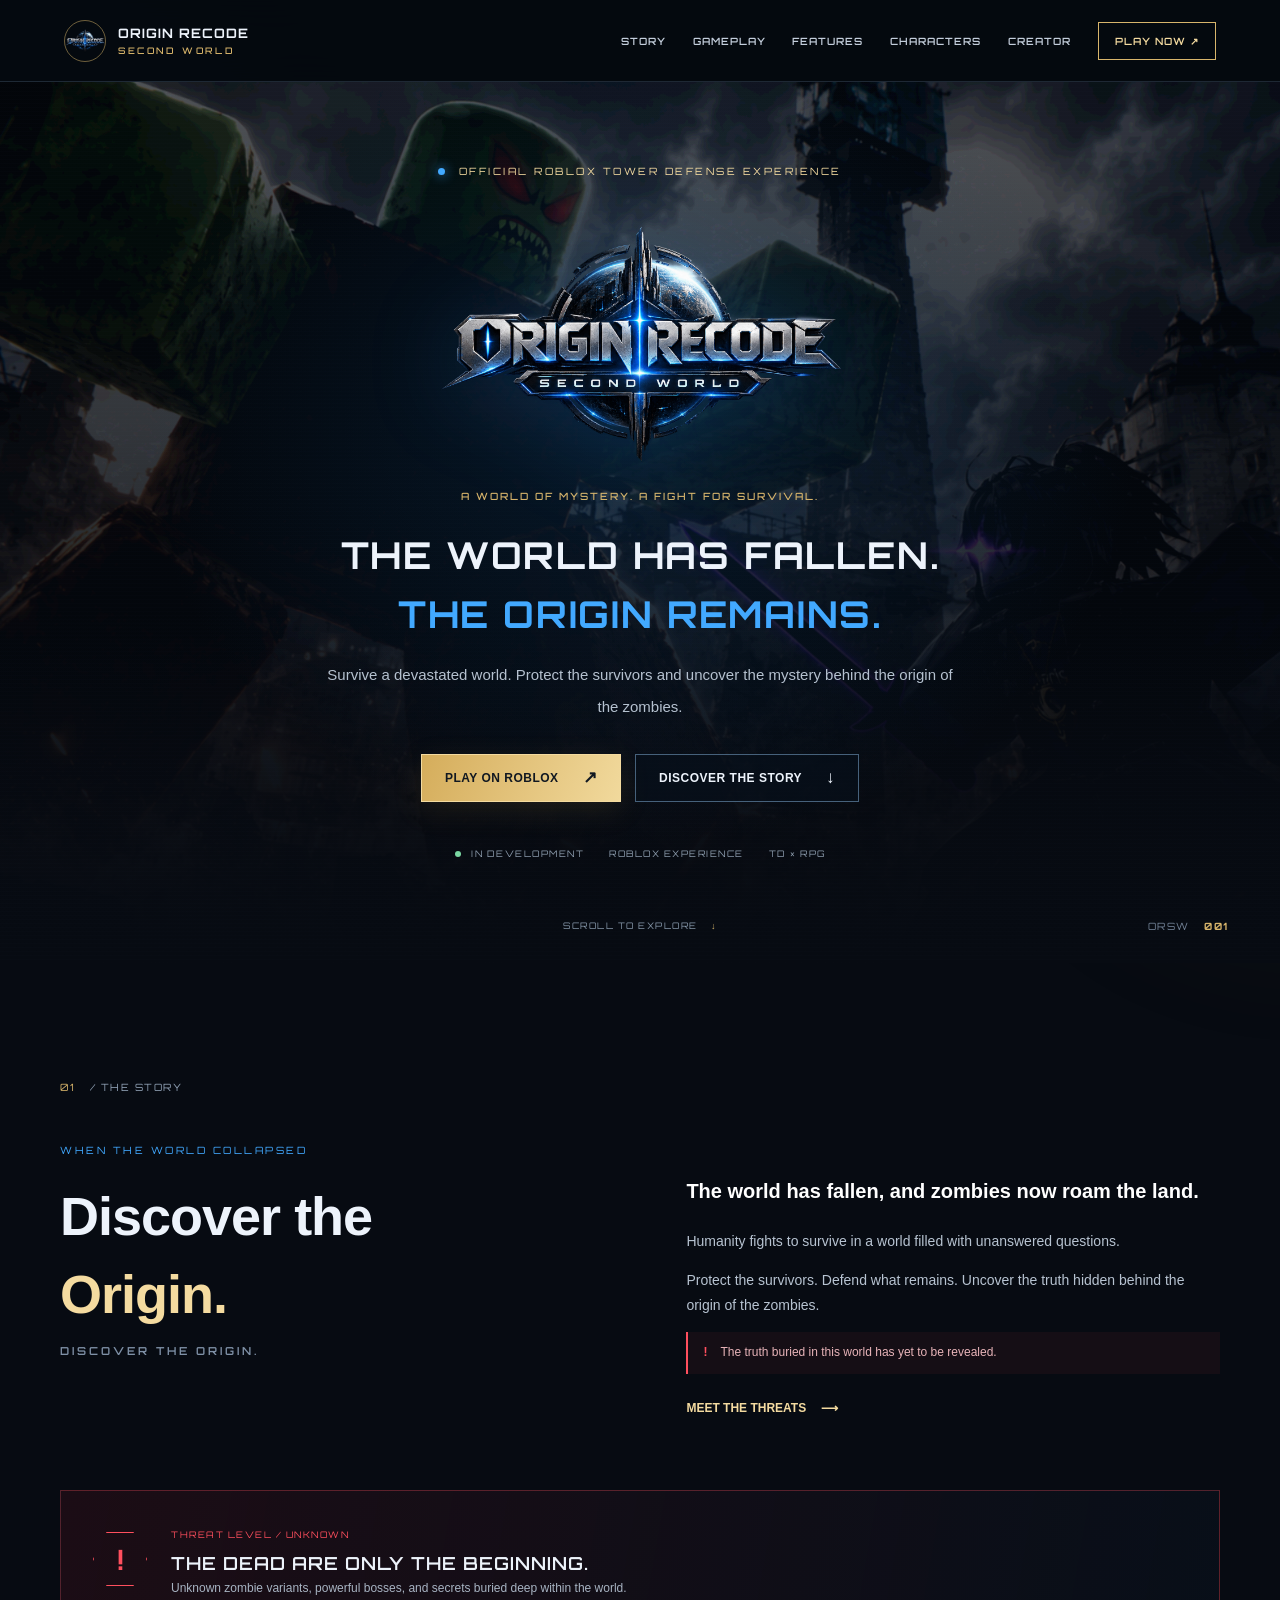
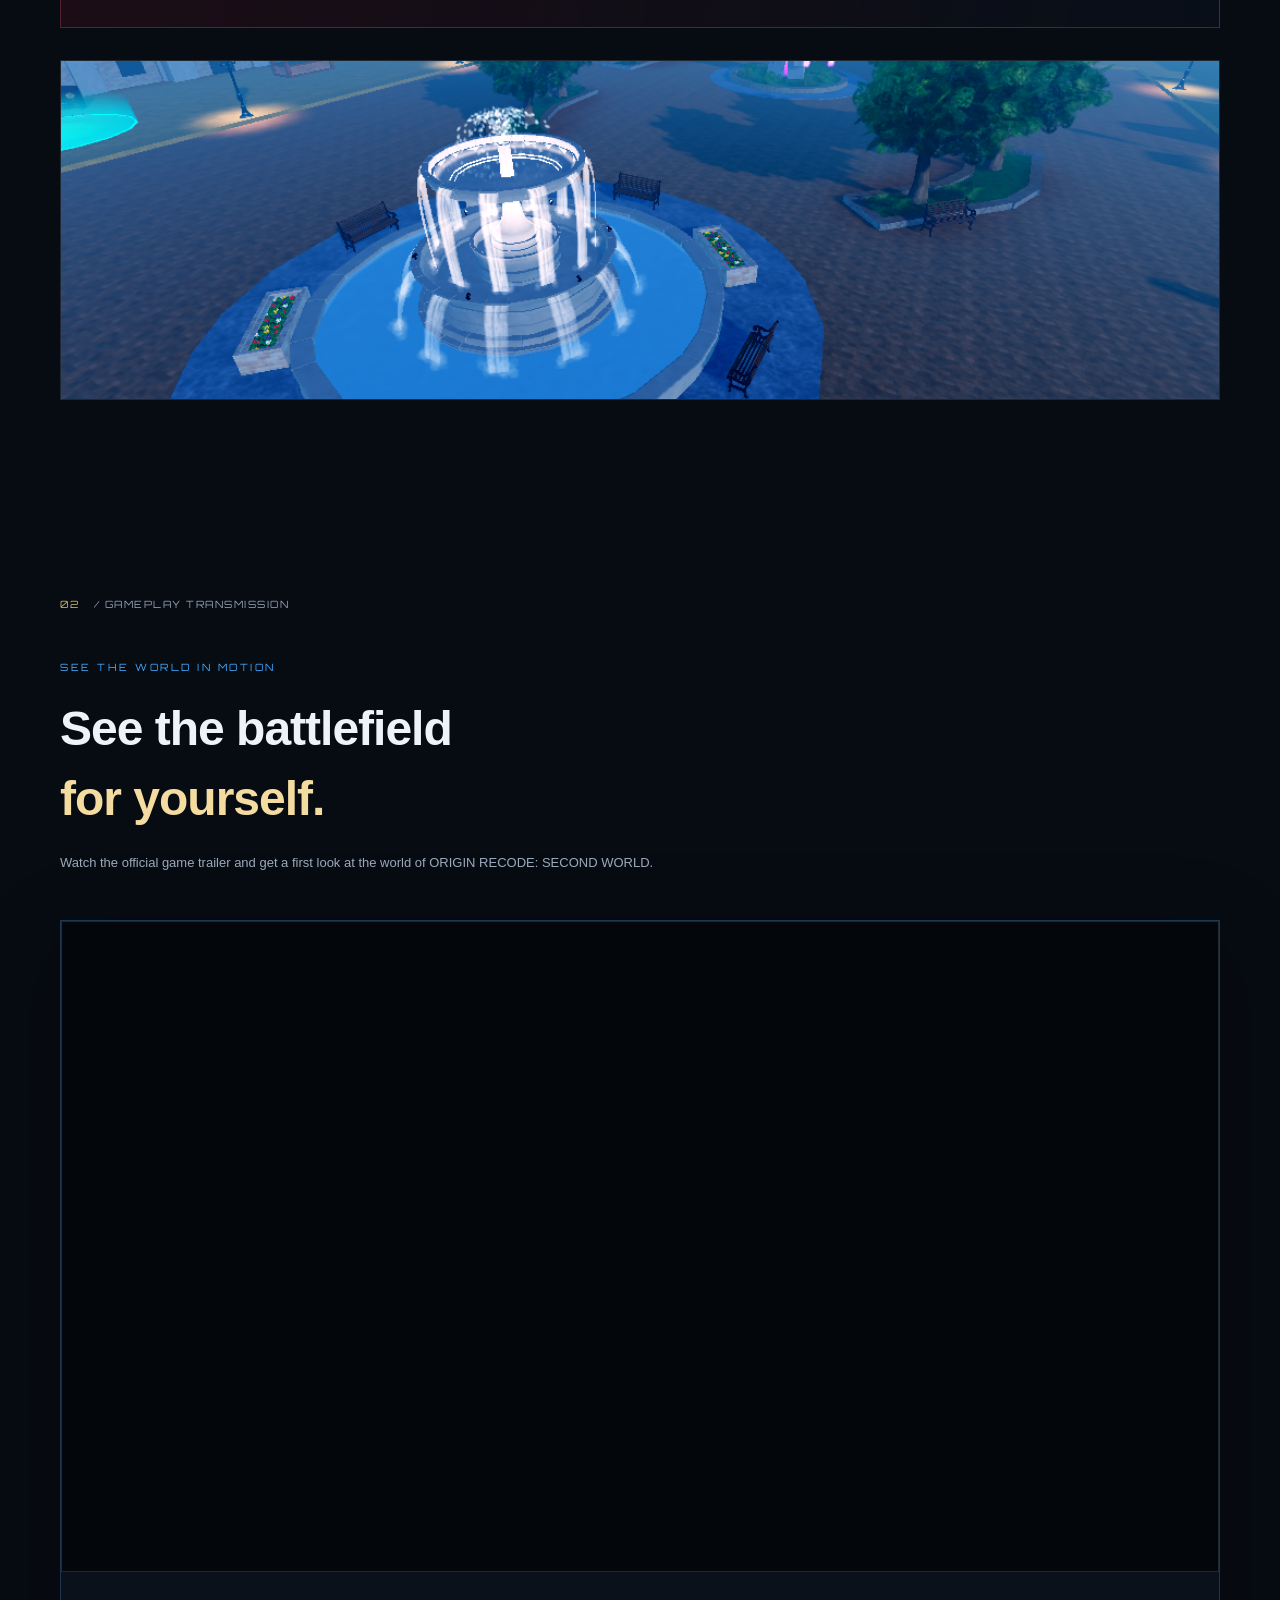
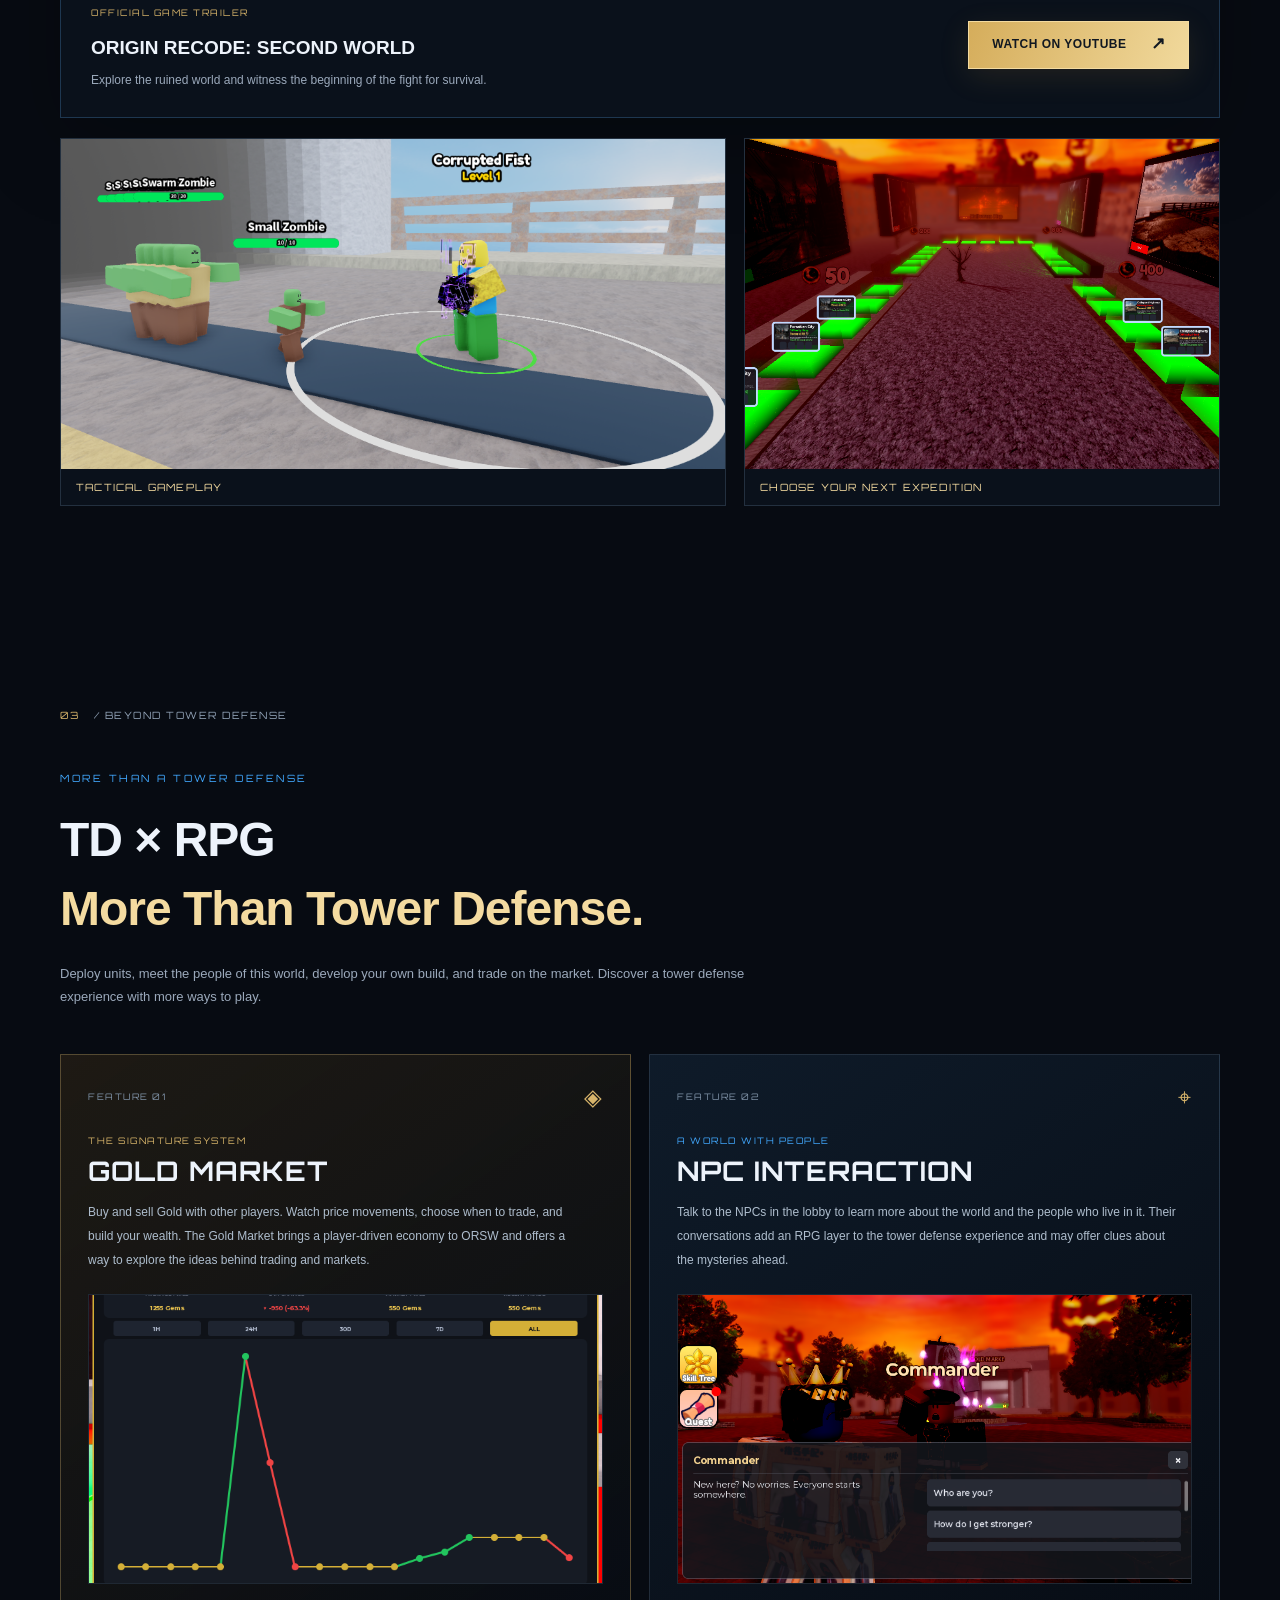
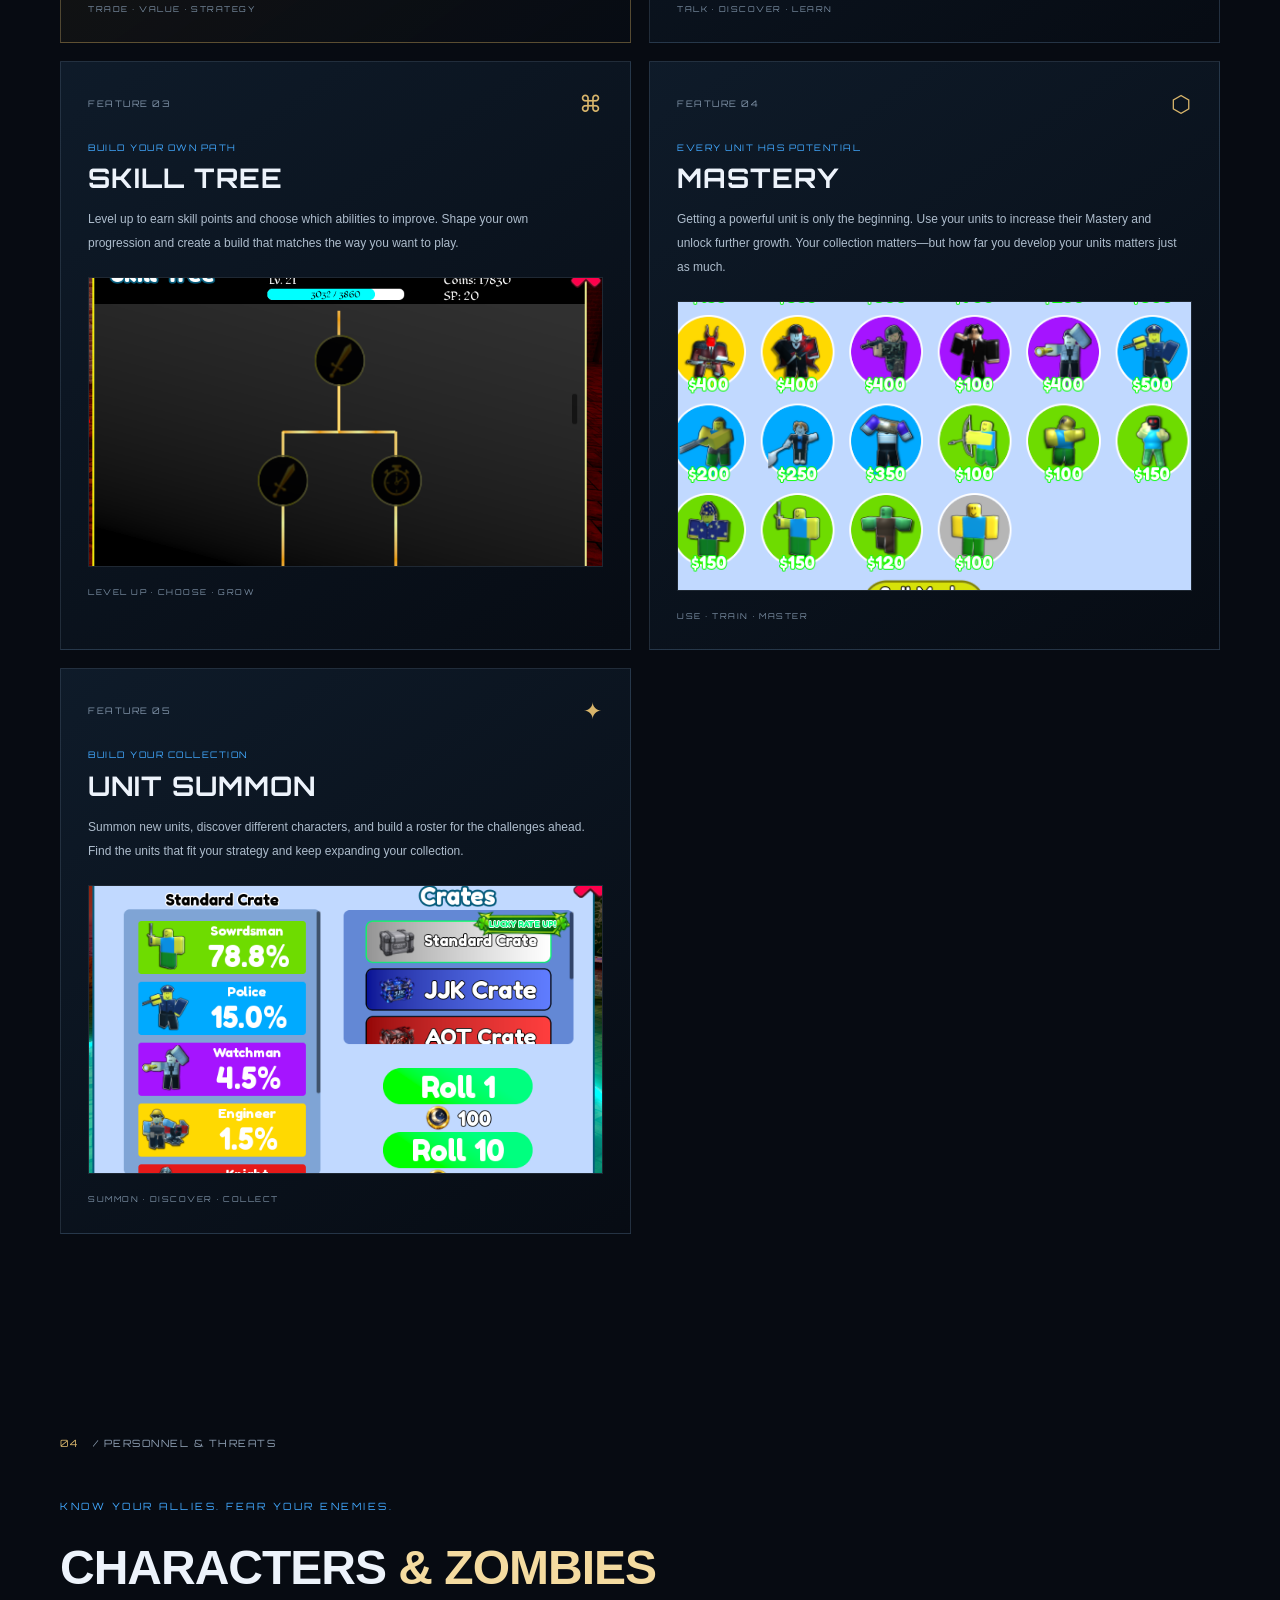
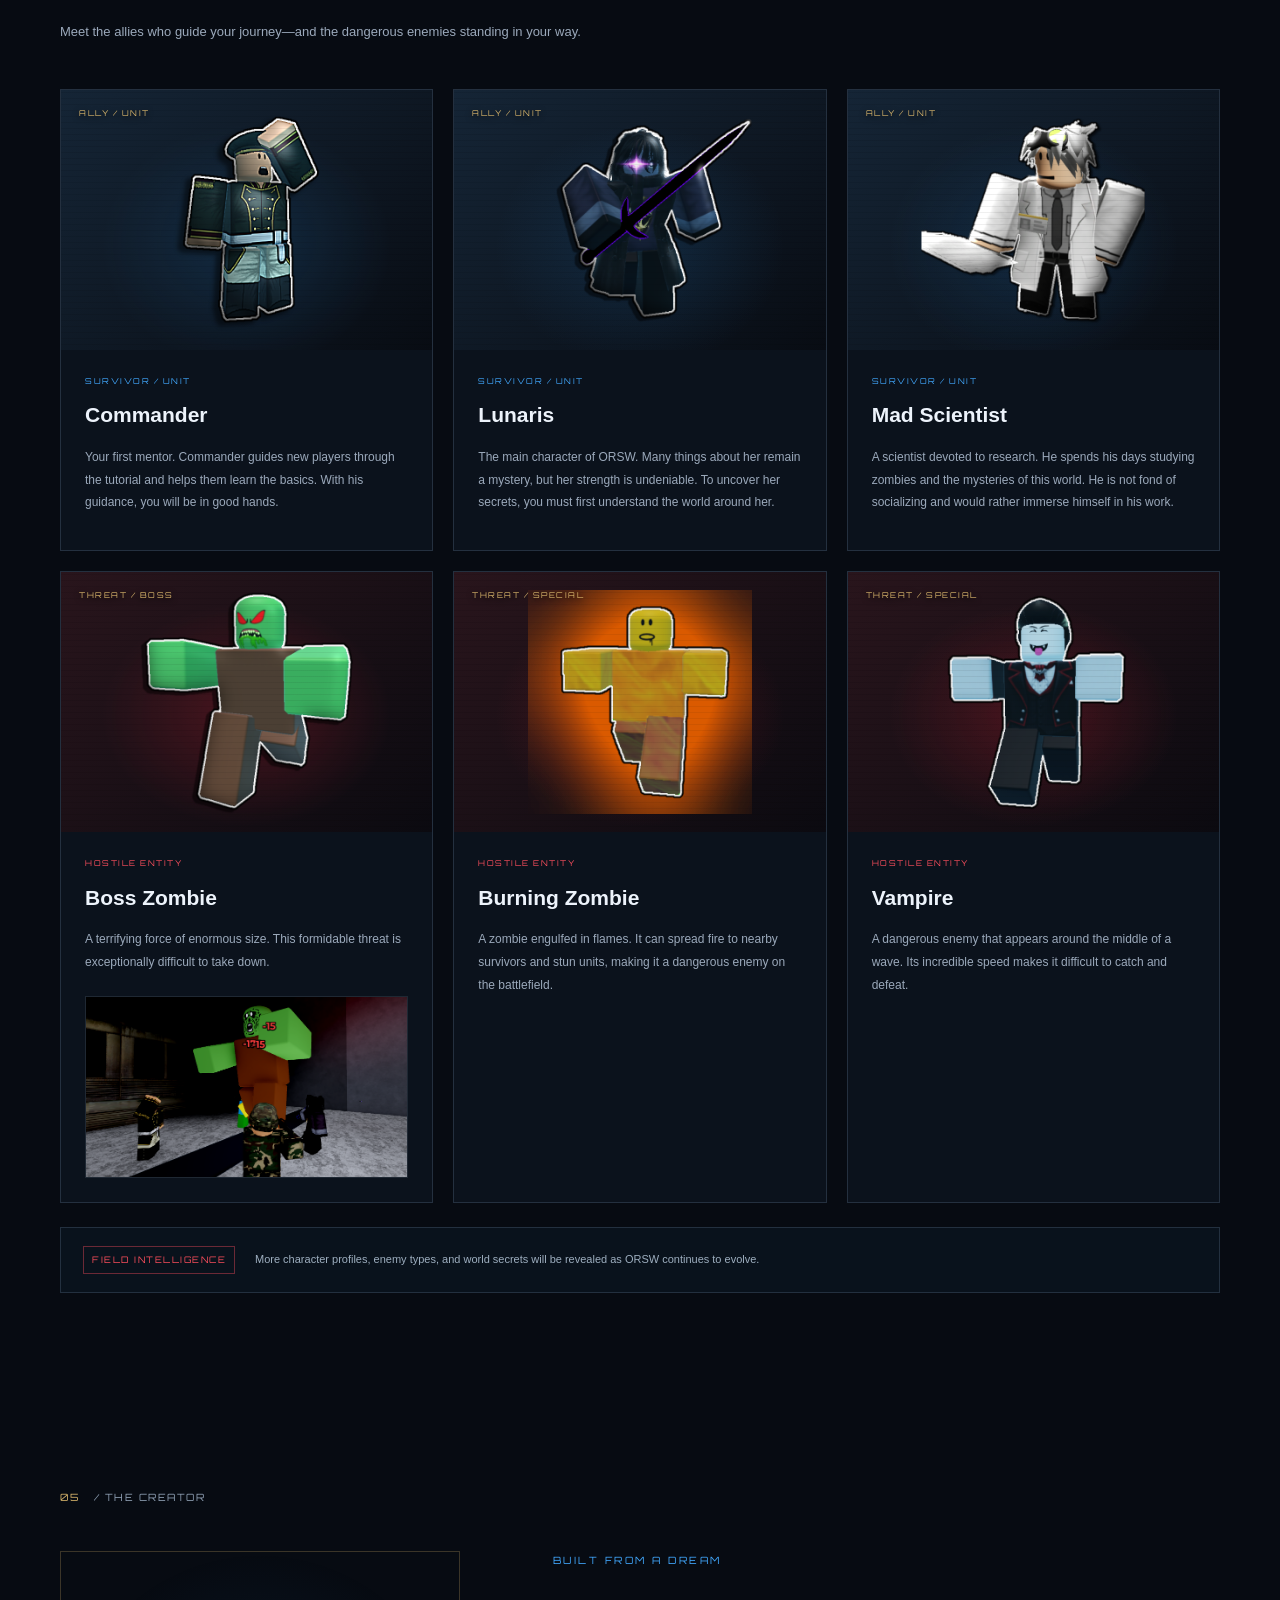
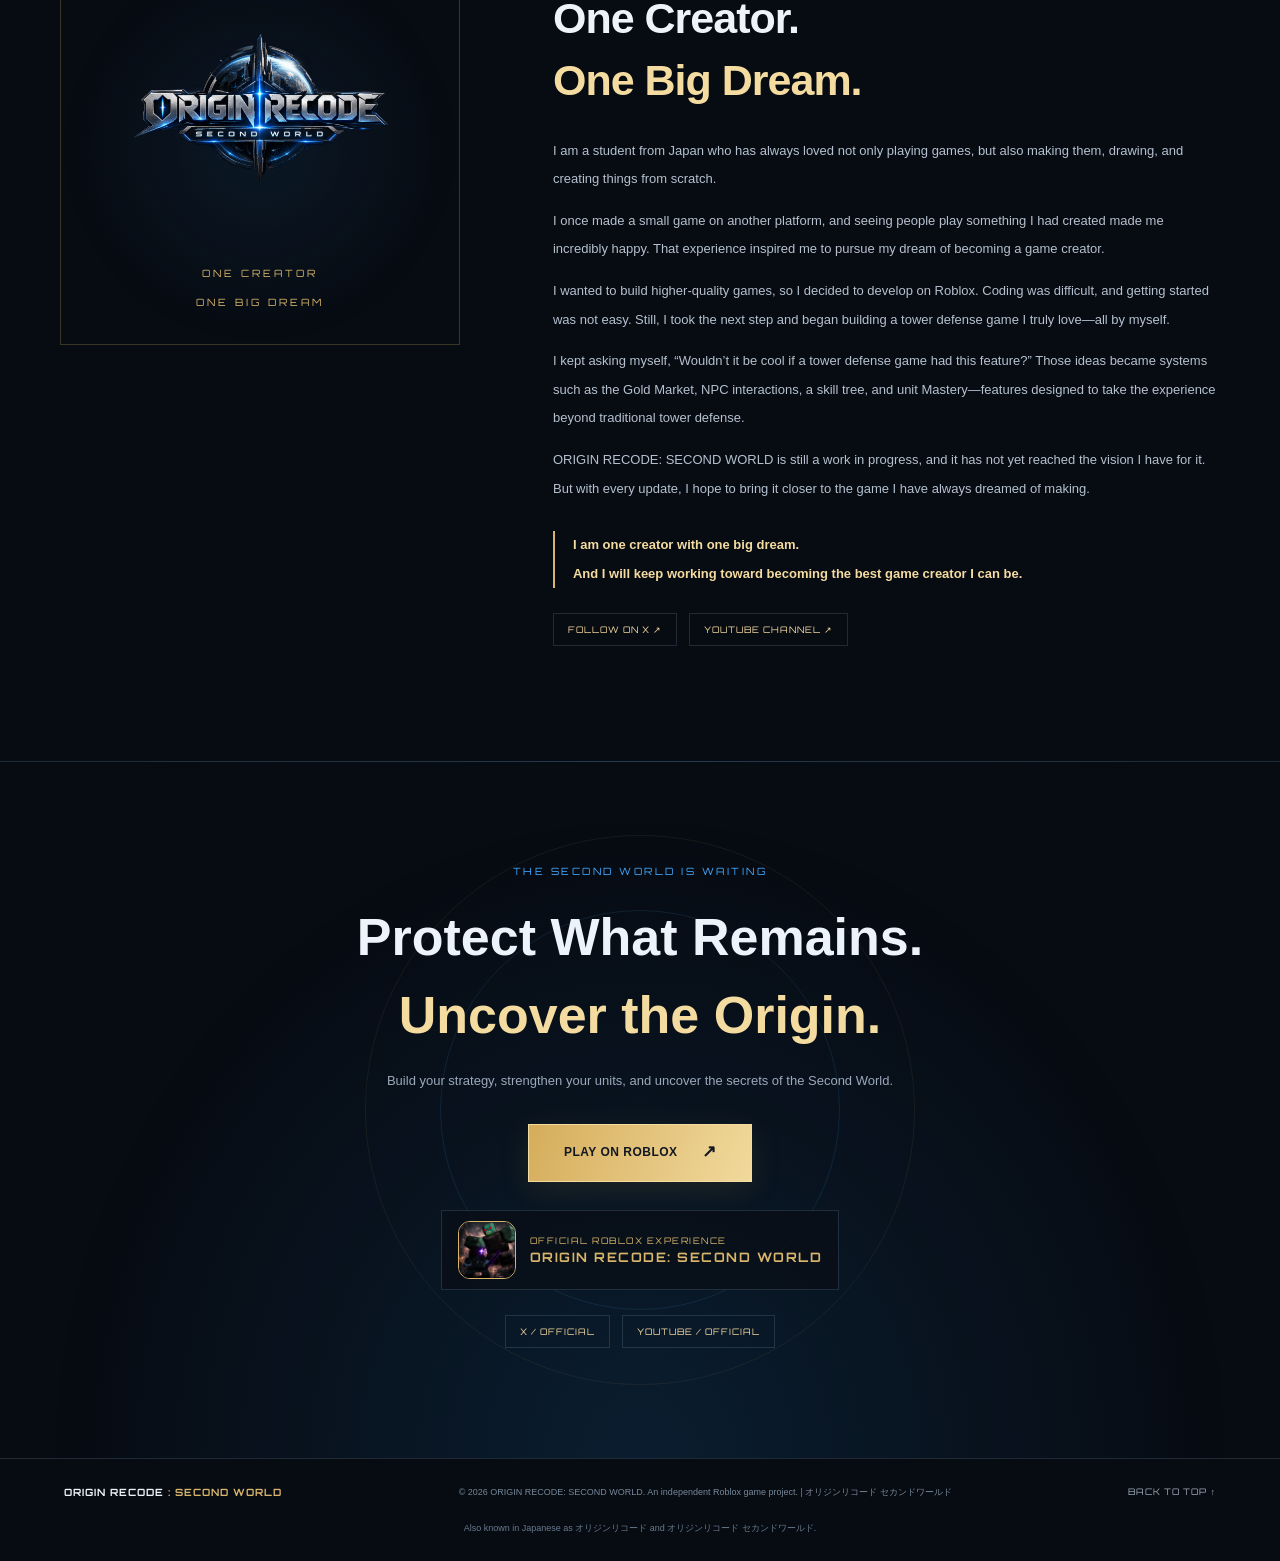
<file: index.html>
<!DOCTYPE html>
<html lang="en">
<head>
  <meta charset="UTF-8">
  <meta name="viewport" content="width=device-width, initial-scale=1">
  <meta name="theme-color" content="#070b12">
  <meta name="description" content="Official website of ORIGIN RECODE: SECOND WORLD, a Roblox tower defense RPG. Explore the story, characters, zombies, Gold Market, NPCs, skill tree, and unit mastery. オリジンリコード セカンドワールド、OriginRecode、Origin Recode、OriginRecode SecondWorldのOfficial Website。">
  <meta name="keywords" content="OriginRecode, Origin Recode, OriginRecode SecondWorld, Origin Recode Second World, オリジンリコード, オリジンリコード セカンドワールド, オリジンレコード, Roblox, ロブロックス, タワーディフェンス">
  <meta property="og:type" content="website">
  <meta property="og:title" content="ORIGIN RECODE: SECOND WORLD | Official Website">
  <meta property="og:description" content="Discover the origin of the zombies. Strategy, progression, and the Gold Market await in ORIGIN RECODE: SECOND WORLD on Roblox. オリジンリコード セカンドワールド公式サイト。">
  <meta property="og:image" content="https://originrecode.github.io/Origin-Recode-Second-World/assets/screenshots/main.PNG">
  <meta property="og:url" content="https://originrecode.github.io/Origin-Recode-Second-World/">
  <link rel="icon" type="image/png" sizes="512x512" href="./assets/favicon.PNG">
  <link rel="apple-touch-icon" href="./assets/favicon.PNG">
  <link rel="canonical" href="https://originrecode.github.io/Origin-Recode-Second-World/">
  <title>ORIGIN RECODE: SECOND WORLD | Official Website</title>
  <link rel="preconnect" href="https://fonts.googleapis.com">
  <link rel="preconnect" href="https://fonts.gstatic.com" crossorigin>
  <link href="https://fonts.googleapis.com/css2?family=Orbitron:wght@400;500;600;700;800&family=Noto+Sans+JP:wght@300;400;500;600;700;800&display=swap" rel="stylesheet">
  <link rel="stylesheet" href="style.css">
  <script type="application/ld+json">
  {
    "@context":"https://schema.org",
    "@type":"VideoGame",
    "name":"ORIGIN RECODE: SECOND WORLD",
    "alternateName":["Origin Recode","OriginRecode","OriginRecode SecondWorld","オリジンリコード","オリジンリコード セカンドワールド","オリジンレコード"],
    "description":"A Roblox tower defense RPG where you protect survivors and uncover the mystery behind the origin of the zombies. Features the Gold Market, NPC interactions, a skill tree, and unit mastery. オリジンリコード セカンドワールド。",
    "genre":["Tower Defense","Role-playing game"],
    "gamePlatform":"Roblox",
    "url":"https://originrecode.github.io/Origin-Recode-Second-World/",
    "sameAs":["https://www.roblox.com/games/139711701269000/Origin-Recode-Second-World","https://x.com/OriginRecode","https://www.youtube.com/@OriginRecode_SecondWorld"]
  }
  </script>
</head>
<body>
  <div class="ambient ambient-blue" aria-hidden="true"></div><div class="ambient ambient-gold" aria-hidden="true"></div><div class="grid-overlay" aria-hidden="true"></div>
  <header class="site-header">
    <a class="brand" href="#home" aria-label="Back to Origin Recode home"><img src="assets/favicon.PNG" alt="" class="brand-icon"><span><b>ORIGIN RECODE</b><small>SECOND WORLD</small></span></a>
    <button class="menu-toggle" aria-label="Open menu" aria-expanded="false"><span></span><span></span><span></span></button>
    <nav class="navigation" aria-label="Main navigation">
      <a href="#story">STORY</a><a href="#gameplay">GAMEPLAY</a><a href="#features">FEATURES</a><a href="#characters">CHARACTERS</a><a href="#creator">CREATOR</a><a class="nav-play" href="https://www.roblox.com/games/139711701269000/Origin-Recode-Second-World" target="_blank" rel="noopener noreferrer">PLAY NOW ↗</a>
    </nav>
  </header>
  <main>
    <section class="hero" id="home">
      <div class="hero-noise" aria-hidden="true"></div><img class="hero-backdrop-image" src="assets/screenshots/main.PNG" alt="" fetchpriority="high"><div class="hero-content">
        <p class="eyebrow"><span class="pulse"></span> OFFICIAL ROBLOX TOWER DEFENSE EXPERIENCE</p>
        <img class="hero-logo" src="assets/orsw-logo.PNG" alt="ORIGIN RECODE: SECOND WORLD logo">
        <p class="hero-jp">A WORLD OF MYSTERY. A FIGHT FOR SURVIVAL.</p>
        <h1>THE WORLD HAS FALLEN.<br><span>THE ORIGIN REMAINS.</span></h1>
        <p class="hero-summary">Survive a devastated world. Protect the survivors and uncover the mystery behind the origin of the zombies.</p>
        <div class="hero-actions"><a class="button button-primary" href="https://www.roblox.com/games/139711701269000/Origin-Recode-Second-World" target="_blank" rel="noopener noreferrer">PLAY ON ROBLOX <b>↗</b></a><a class="button button-ghost" href="#story">DISCOVER THE STORY <b>↓</b></a></div>
        <div class="hero-meta"><span><i></i> IN DEVELOPMENT</span><span>ROBLOX EXPERIENCE</span><span>TD × RPG</span></div>
      </div><a class="scroll-cue" href="#story">SCROLL TO EXPLORE <span>↓</span></a><div class="hero-index">ORSW <b>001</b></div>
    </section>

    <section class="section story-section" id="story">
      <div class="section-label"><span>01</span> / THE STORY</div>
      <div class="story-layout"><div><p class="overline">WHEN THE WORLD COLLAPSED</p><h2>Discover the<br><em>Origin.</em></h2><p class="english-title">DISCOVER THE ORIGIN.</p></div>
      <div class="story-copy"><p class="lead">The world has fallen, and zombies now roam the land.</p><p>Humanity fights to survive in a world filled with unanswered questions.</p><p>Protect the survivors. Defend what remains. Uncover the truth hidden behind the origin of the zombies.</p><p class="story-warning"><span>!</span> The truth buried in this world has yet to be revealed.</p><a class="text-link" href="#enemies">MEET THE THREATS <span>⟶</span></a></div></div>
      <div class="story-banner"><div class="danger-mark">!</div><div><span>THREAT LEVEL / UNKNOWN</span><h3>THE DEAD ARE ONLY THE BEGINNING.</h3><p>Unknown zombie variants, powerful bosses, and secrets buried deep within the world.</p></div></div><img class="story-screenshot" src="assets/screenshots/lobby.PNG" alt="The ORSW lobby, a safe zone for survivors" loading="lazy">
    </section>

    <section class="section media-section" id="gameplay">
      <div class="section-label"><span>02</span> / GAMEPLAY TRANSMISSION</div><div class="section-heading"><p class="overline">SEE THE WORLD IN MOTION</p><h2>See the battlefield<br><em>for yourself.</em></h2><p class="section-intro">Watch the official game trailer and get a first look at the world of ORIGIN RECODE: SECOND WORLD.</p></div>
      <div class="video-panel"><div class="trailer-frame"><iframe src="https://www.youtube-nocookie.com/embed/vZh1YrL5yX0" title="ORIGIN RECODE: SECOND WORLD - Official Game Trailer" loading="lazy" referrerpolicy="strict-origin-when-cross-origin" allow="accelerometer; autoplay; clipboard-write; encrypted-media; gyroscope; picture-in-picture; web-share" allowfullscreen></iframe></div><div class="video-caption"><div><span class="gold-label">OFFICIAL GAME TRAILER</span><h3>ORIGIN RECODE: SECOND WORLD</h3><p>Explore the ruined world and witness the beginning of the fight for survival.</p></div><a class="button button-primary" href="https://youtu.be/vZh1YrL5yX0" target="_blank" rel="noopener noreferrer">WATCH ON YOUTUBE <b>↗</b></a></div></div>
      <div class="gameplay-preview"><figure><img src="assets/screenshots/game.PNG" alt="In-game tower defense battle" loading="lazy"><figcaption>TACTICAL GAMEPLAY</figcaption></figure><figure><img src="assets/screenshots/stage.PNG" alt="Stage selection screen" loading="lazy"><figcaption>CHOOSE YOUR NEXT EXPEDITION</figcaption></figure></div>
    </section>

    <section class="section features-section" id="features">
      <div class="section-label"><span>03</span> / BEYOND TOWER DEFENSE</div><div class="section-heading"><p class="overline">MORE THAN A TOWER DEFENSE</p><h2>TD × RPG<br><em>More Than Tower Defense.</em></h2><p class="section-intro">Deploy units, meet the people of this world, develop your own build, and trade on the market. Discover a tower defense experience with more ways to play.</p></div>
      <div class="feature-grid">
        <article class="feature-card gold-feature"><div class="feature-top"><span>FEATURE 01</span><span class="feature-icon">◈</span></div><p class="feature-kicker">THE SIGNATURE SYSTEM</p><h3>GOLD MARKET</h3><p>Buy and sell Gold with other players. Watch price movements, choose when to trade, and build your wealth. The Gold Market brings a player-driven economy to ORSW and offers a way to explore the ideas behind trading and markets.</p><img class="feature-image" src="assets/screenshots/goldmarket.PNG" alt="Gold Market trading interface" loading="lazy"><div class="feature-tag">TRADE · VALUE · STRATEGY</div></article>
        <article class="feature-card"><div class="feature-top"><span>FEATURE 02</span><span class="feature-icon">⌖</span></div><p class="feature-kicker">A WORLD WITH PEOPLE</p><h3>NPC INTERACTION</h3><p>Talk to the NPCs in the lobby to learn more about the world and the people who live in it. Their conversations add an RPG layer to the tower defense experience and may offer clues about the mysteries ahead.</p><img class="feature-image" src="assets/screenshots/npc.PNG" alt="Talking with an NPC" loading="lazy"><div class="feature-tag">TALK · DISCOVER · LEARN</div></article>
        <article class="feature-card"><div class="feature-top"><span>FEATURE 03</span><span class="feature-icon">⌘</span></div><p class="feature-kicker">BUILD YOUR OWN PATH</p><h3>SKILL TREE</h3><p>Level up to earn skill points and choose which abilities to improve. Shape your own progression and create a build that matches the way you want to play.</p><img class="feature-image" src="assets/screenshots/skilltree.PNG" alt="Player skill tree" loading="lazy"><div class="feature-tag">LEVEL UP · CHOOSE · GROW</div></article>
        <article class="feature-card"><div class="feature-top"><span>FEATURE 04</span><span class="feature-icon">⬡</span></div><p class="feature-kicker">EVERY UNIT HAS POTENTIAL</p><h3>MASTERY</h3><p>Getting a powerful unit is only the beginning. Use your units to increase their Mastery and unlock further growth. Your collection matters—but how far you develop your units matters just as much.</p><img class="feature-image" src="assets/screenshots/inventory.PNG" alt="Unit inventory and collection" loading="lazy"><div class="feature-tag">USE · TRAIN · MASTER</div></article>
        <article class="feature-card"><div class="feature-top"><span>FEATURE 05</span><span class="feature-icon">✦</span></div><p class="feature-kicker">BUILD YOUR COLLECTION</p><h3>UNIT SUMMON</h3><p>Summon new units, discover different characters, and build a roster for the challenges ahead. Find the units that fit your strategy and keep expanding your collection.</p><img class="feature-image" src="assets/screenshots/summon.PNG" alt="Unit summon interface" loading="lazy"><div class="feature-tag">SUMMON · DISCOVER · COLLECT</div></article>
      </div>
    </section>

    <section class="section characters-section" id="characters">
      <div class="section-label"><span>04</span> / PERSONNEL & THREATS</div><div class="section-heading"><p class="overline">KNOW YOUR ALLIES. FEAR YOUR ENEMIES.</p><h2>CHARACTERS <em>& ZOMBIES</em></h2><p class="section-intro">Meet the allies who guide your journey—and the dangerous enemies standing in your way.</p></div>
      <div class="character-grid character-grid-six">
        <article class="character-card"><div class="character-portrait"><img src="assets/characters/Commander.PNG" alt="Commander" loading="lazy"><span>ALLY / UNIT</span></div><div class="character-info"><div class="character-type">SURVIVOR / UNIT</div><h3>Commander</h3><p>Your first mentor. Commander guides new players through the tutorial and helps them learn the basics. With his guidance, you will be in good hands.</p></div></article>
        <article class="character-card"><div class="character-portrait"><img src="assets/characters/Lunaris.PNG" alt="Lunaris" loading="lazy"><span>ALLY / UNIT</span></div><div class="character-info"><div class="character-type">SURVIVOR / UNIT</div><h3>Lunaris</h3><p>The main character of ORSW. Many things about her remain a mystery, but her strength is undeniable. To uncover her secrets, you must first understand the world around her.</p></div></article>
        <article class="character-card"><div class="character-portrait"><img src="assets/characters/MadScientist.PNG" alt="Mad Scientist" loading="lazy"><span>ALLY / UNIT</span></div><div class="character-info"><div class="character-type">SURVIVOR / UNIT</div><h3>Mad Scientist</h3><p>A scientist devoted to research. He spends his days studying zombies and the mysteries of this world. He is not fond of socializing and would rather immerse himself in his work.</p></div></article>
        <article class="character-card danger-card" id="enemies"><div class="character-portrait zombie"><img src="assets/characters/BossZombie.PNG" alt="Boss Zombie" loading="lazy"><span>THREAT / BOSS</span></div><div class="character-info"><div class="character-type red-type">HOSTILE ENTITY</div><h3>Boss Zombie</h3><p>A terrifying force of enormous size. This formidable threat is exceptionally difficult to take down.</p><img class="feature-image" src="assets/screenshots/boss.PNG" alt="A boss encounter in ORSW" loading="lazy"></div></article>
        <article class="character-card danger-card"><div class="character-portrait zombie"><img src="assets/characters/BurningZombie.PNG" alt="Burning Zombie" loading="lazy"><span>THREAT / SPECIAL</span></div><div class="character-info"><div class="character-type red-type">HOSTILE ENTITY</div><h3>Burning Zombie</h3><p>A zombie engulfed in flames. It can spread fire to nearby survivors and stun units, making it a dangerous enemy on the battlefield.</p></div></article>
        <article class="character-card danger-card"><div class="character-portrait zombie"><img src="assets/characters/Vampire.PNG" alt="Vampire" loading="lazy"><span>THREAT / SPECIAL</span></div><div class="character-info"><div class="character-type red-type">HOSTILE ENTITY</div><h3>Vampire</h3><p>A dangerous enemy that appears around the middle of a wave. Its incredible speed makes it difficult to catch and defeat.</p></div></article>
      </div><div class="character-note"><span>FIELD INTELLIGENCE</span><p>More character profiles, enemy types, and world secrets will be revealed as ORSW continues to evolve.</p></div>
    </section>

    <section class="section creator-section" id="creator"><div class="section-label"><span>05</span> / THE CREATOR</div><div class="creator-layout"><div class="creator-emblem"><img src="assets/favicon.PNG" alt="Origin Recode emblem"><span>ONE CREATOR<br>ONE BIG DREAM</span></div><div class="creator-copy"><p class="overline">BUILT FROM A DREAM</p><h2>One Creator.<br><em>One Big Dream.</em></h2><p>I am a student from Japan who has always loved not only playing games, but also making them, drawing, and creating things from scratch.</p><p>I once made a small game on another platform, and seeing people play something I had created made me incredibly happy. That experience inspired me to pursue my dream of becoming a game creator.</p><p>I wanted to build higher-quality games, so I decided to develop on Roblox. Coding was difficult, and getting started was not easy. Still, I took the next step and began building a tower defense game I truly love—all by myself.</p><p>I kept asking myself, “Wouldn’t it be cool if a tower defense game had this feature?” Those ideas became systems such as the Gold Market, NPC interactions, a skill tree, and unit Mastery—features designed to take the experience beyond traditional tower defense.</p><p>ORIGIN RECODE: SECOND WORLD is still a work in progress, and it has not yet reached the vision I have for it. But with every update, I hope to bring it closer to the game I have always dreamed of making.</p><p class="creator-final">I am one creator with one big dream.<br>And I will keep working toward becoming the best game creator I can be.</p><div class="social-links"><a href="https://x.com/OriginRecode" target="_blank" rel="noopener noreferrer">FOLLOW ON X ↗</a><a href="https://www.youtube.com/@OriginRecode_SecondWorld" target="_blank" rel="noopener noreferrer">YOUTUBE CHANNEL ↗</a></div></div></div></section>

    <section class="play-section" id="play"><div class="play-orbit orbit-one"></div><div class="play-orbit orbit-two"></div><div class="play-content"><p class="overline">THE SECOND WORLD IS WAITING</p><h2>Protect What Remains.<br><em>Uncover the Origin.</em></h2><p>Build your strategy, strengthen your units, and uncover the secrets of the Second World.</p><a class="button button-primary button-large" href="https://www.roblox.com/games/139711701269000/Origin-Recode-Second-World" target="_blank" rel="noopener noreferrer">PLAY ON ROBLOX <b>↗</b></a><a class="game-icon-badge" href="https://www.roblox.com/games/139711701269000/Origin-Recode-Second-World" target="_blank" rel="noopener noreferrer"><img src="assets/screenshots/gameicon.PNG" alt="ORSW Roblox game icon" loading="lazy"><span>OFFICIAL ROBLOX EXPERIENCE<strong>ORIGIN RECODE: SECOND WORLD</strong></span></a><div class="final-socials"><a href="https://x.com/OriginRecode" target="_blank" rel="noopener noreferrer">X / OFFICIAL</a><a href="https://www.youtube.com/@OriginRecode_SecondWorld" target="_blank" rel="noopener noreferrer">YOUTUBE / OFFICIAL</a></div></div></section>
  </main>
  <footer class="site-footer"><p class="search-aliases">Also known in Japanese as オリジンリコード and オリジンリコード セカンドワールド.</p><a class="footer-brand" href="#home">ORIGIN RECODE <span>: SECOND WORLD</span></a><p>© <span id="year"></span> ORIGIN RECODE: SECOND WORLD. An independent Roblox game project. | オリジンリコード セカンドワールド</p><a class="back-top" href="#home">BACK TO TOP ↑</a></footer>
  <script src="script.js"></script>
</body>
</html>
</file>
<file: style.css>
:root{--bg:#070b12;--panel:#0c1420;--panel2:#101c2a;--blue:#42a9ff;--blue2:#1769ad;--gold:#d8b56b;--gold2:#f4dba0;--red:#ff4f5e;--text:#edf3fb;--muted:#9ba9bb;--line:rgba(135,169,205,.2);--display:'Orbitron',sans-serif;--body:'Noto Sans JP',sans-serif}*{box-sizing:border-box}html{scroll-behavior:smooth;scroll-padding-top:90px}body{margin:0;background:var(--bg);color:var(--text);font-family:var(--body);line-height:1.8;overflow-x:hidden}a{color:inherit;text-decoration:none}button,a{-webkit-tap-highlight-color:transparent}a:focus-visible,button:focus-visible{outline:2px solid var(--gold);outline-offset:4px}.ambient{position:fixed;z-index:-2;pointer-events:none;filter:blur(100px);opacity:.18;border-radius:50%}.ambient-blue{width:500px;height:500px;background:#075fb1;top:10%;left:-240px}.ambient-gold{width:420px;height:420px;background:#8d6828;right:-240px;top:50%}.grid-overlay{position:fixed;inset:0;z-index:-1;pointer-events:none;opacity:.12;background-image:linear-gradient(rgba(94,143,192,.12) 1px,transparent 1px),linear-gradient(90deg,rgba(94,143,192,.12) 1px,transparent 1px);background-size:60px 60px;mask-image:linear-gradient(to bottom,black,transparent 85%)}.site-header{height:82px;padding:0 clamp(20px,5vw,76px);display:flex;align-items:center;justify-content:space-between;position:sticky;top:0;z-index:20;background:rgba(5,9,15,.9);backdrop-filter:blur(18px);border-bottom:1px solid var(--line)}.brand{display:flex;align-items:center;gap:12px}.brand-icon{width:42px;height:42px;object-fit:cover;border:1px solid rgba(216,181,107,.5);border-radius:50%}.brand b,.brand small{display:block;line-height:1.35}.brand b{font:700 13px var(--display);letter-spacing:1px}.brand small{font:500 9px var(--display);letter-spacing:2.6px;color:var(--gold);margin-top:4px}.navigation{display:flex;align-items:center;gap:clamp(14px,2.1vw,32px)}.navigation a{font:600 10px var(--display);letter-spacing:1px;color:#c3cedb;transition:color .2s}.navigation a:hover,.navigation a:focus-visible{color:var(--gold2)}.navigation .nav-play{padding:12px 16px;border:1px solid var(--gold);color:var(--gold2)}.menu-toggle{display:none;background:none;border:0;padding:8px}.menu-toggle span{display:block;width:24px;height:2px;background:var(--gold);margin:5px}.hero{min-height:calc(100svh - 82px);position:relative;display:grid;place-items:center;text-align:center;padding:70px 20px 100px;isolation:isolate;overflow:hidden}.hero:before{content:"";position:absolute;inset:0;z-index:-1;background:radial-gradient(ellipse at 50% 40%,rgba(13,65,111,.3),transparent 55%),linear-gradient(180deg,transparent 60%,var(--bg))}.hero-noise{position:absolute;inset:0;z-index:-1;opacity:.22;background:repeating-linear-gradient(0deg,transparent 0 3px,rgba(100,160,210,.08) 4px)}.hero-content{max-width:900px}.eyebrow,.overline,.section-label,.gold-label,.feature-kicker,.feature-tag,.character-type,.hero-meta,.hero-index,.scroll-cue,.video-corner,.gallery-placeholder>span,.gallery-placeholder small,.gallery-card>p span,.story-banner>div>span,.character-portrait>span,.character-portrait small,.character-note>span{font-family:var(--display);letter-spacing:1.5px}.eyebrow{font-size:10px;color:var(--gold2);letter-spacing:2.5px}.pulse{display:inline-block;width:7px;height:7px;border-radius:50%;background:var(--blue);box-shadow:0 0 12px var(--blue);margin-right:8px}.hero-logo{display:block;width:min(500px,75vw);max-height:290px;object-fit:contain;margin:20px auto 0;filter:drop-shadow(0 12px 45px rgba(30,131,215,.2))}.hero-jp{color:var(--gold);font-size:12px;letter-spacing:4px;margin:0 0 24px}.hero h1{font:700 clamp(20px,3.2vw,37px)/1.6 var(--display);letter-spacing:1.8px;margin:10px 0 15px}.hero h1 span{color:var(--blue)}.hero-summary{max-width:640px;margin:0 auto;color:#b5c1cf;font-size:15px;line-height:2.1}.hero-actions{display:flex;justify-content:center;gap:14px;flex-wrap:wrap;margin-top:32px}.button{min-height:48px;padding:0 23px;display:inline-flex;align-items:center;justify-content:center;gap:24px;font-size:12px;font-weight:700;letter-spacing:.5px;transition:transform .2s,background .2s,border-color .2s}.button:hover{transform:translateY(-3px)}.button b{font-size:17px}.button-primary{background:linear-gradient(110deg,#d5ad5b,#f1d99c);color:#111821;border:1px solid var(--gold2);box-shadow:0 8px 30px rgba(190,145,58,.13)}.button-primary:hover{background:var(--gold2)}.button-ghost{border:1px solid #46617b;background:rgba(6,17,29,.5)}.button-ghost:hover{border-color:var(--blue);background:rgba(20,70,112,.2)}.hero-meta{display:flex;justify-content:center;gap:25px;margin-top:44px;font-size:9px;color:#8e9eaf}.hero-meta i{display:inline-block;width:6px;height:6px;border-radius:50%;background:#7bd8a3;margin-right:7px}.scroll-cue{position:absolute;bottom:28px;left:50%;transform:translateX(-50%);font-size:9px;color:#8798aa;white-space:nowrap}.scroll-cue span{color:var(--gold);margin-left:10px}.hero-index{position:absolute;right:4vw;bottom:28px;font-size:10px;color:#738397}.hero-index b{color:var(--gold);margin-left:10px}.section{width:min(1160px,calc(100% - 44px));margin:0 auto;padding:115px 0}.section-label{font-size:10px;color:#91a2b6;margin-bottom:45px}.section-label span{color:var(--gold);margin-right:10px}.story-layout{display:grid;grid-template-columns:1fr 1fr;gap:8%;align-items:start}.overline{font-size:10px;color:var(--blue);letter-spacing:2.5px;margin:0 0 18px}.story-layout h2,.section-heading h2,.creator-copy h2{font-size:clamp(30px,5vw,54px);line-height:1.45;margin:0;font-weight:800;letter-spacing:-1px}.story-layout h2 em,.section-heading h2 em,.creator-copy h2 em{font-style:normal;color:var(--gold2)}.english-title{font:600 11px var(--display);letter-spacing:3px;color:#7f91a7}.story-copy{padding-top:12px;color:#b7c3d1;font-size:14px}.story-copy .lead{font-size:20px;color:white;font-weight:700}.story-warning{border-left:2px solid var(--red);padding:10px 15px;background:rgba(255,79,94,.06);font-size:12px;color:#e8b4b9}.story-warning span{font-weight:800;color:var(--red);margin-right:10px}.text-link{display:inline-flex;gap:15px;align-items:center;color:var(--gold2);font-size:12px;font-weight:700;margin-top:12px}.text-link span{transition:transform .2s}.text-link:hover span{transform:translateX(5px)}.story-banner{display:flex;align-items:center;gap:24px;margin-top:70px;padding:28px 32px;border:1px solid rgba(255,79,94,.3);background:linear-gradient(100deg,rgba(111,21,34,.2),rgba(9,17,28,.7))}.danger-mark{width:54px;height:54px;flex:0 0 54px;display:grid;place-items:center;border:1px solid var(--red);color:var(--red);font:700 28px var(--display);clip-path:polygon(25% 0,75% 0,100% 50%,75% 100%,25% 100%,0 50%)}.story-banner>div>span{font-size:9px;color:var(--red)}.story-banner h3{font:600 clamp(13px,2vw,18px) var(--display);letter-spacing:1px;margin:4px 0}.story-banner p{font-size:12px;color:#a8b4c3;margin:0}.section-heading{max-width:800px;margin-bottom:45px}.section-heading h2{font-size:clamp(30px,4.7vw,48px)}.section-intro{max-width:720px;color:var(--muted);font-size:13px;margin-top:18px}.media-section{padding-top:80px}.video-panel{border:1px solid rgba(76,143,201,.3);background:#0a111b;box-shadow:0 25px 80px rgba(0,0,0,.25)}.video-screen{aspect-ratio:16/7;min-height:260px;position:relative;display:grid;place-items:center;overflow:hidden;background:radial-gradient(ellipse at 50% 50%,rgba(23,92,147,.3),transparent 45%),linear-gradient(135deg,#101d2b,#070a10 55%,#191b1c)}.video-screen:before{content:"";position:absolute;inset:0;background:linear-gradient(135deg,transparent 40%,rgba(216,181,107,.09)),repeating-linear-gradient(90deg,transparent 0 70px,rgba(120,167,210,.06) 71px)}.video-scanlines{position:absolute;inset:0;background:repeating-linear-gradient(0deg,transparent 0 5px,rgba(0,0,0,.13) 6px)}.video-center{text-align:center;position:relative}.play-symbol{width:64px;height:64px;display:grid;place-items:center;margin:0 auto 18px;padding-left:4px;border:1px solid var(--gold);border-radius:50%;color:var(--gold2);font-size:20px;box-shadow:0 0 40px rgba(216,181,107,.1)}.video-center p{font:600 13px var(--display);letter-spacing:2px}.video-center span{font:9px var(--display);color:#7f95aa;letter-spacing:2px}.video-corner{position:absolute;font-size:8px;color:#91a4b8}.top-left{top:18px;left:20px}.top-left i{display:inline-block;background:var(--red);width:6px;height:6px;border-radius:50%;margin-left:5px}.bottom-right{right:20px;bottom:18px}.video-caption{display:flex;justify-content:space-between;align-items:center;gap:25px;padding:25px 30px}.gold-label{font-size:9px;color:var(--gold)}.video-caption h3{font-size:19px;margin:5px 0}.video-caption p{font-size:12px;color:var(--muted);margin:0}.small-note{font-size:11px;color:#78889b;margin-top:18px}.features-section{padding-top:85px}.feature-grid{display:grid;grid-template-columns:repeat(2,minmax(0,1fr));gap:18px}.feature-card{min-height:460px;position:relative;padding:27px;border:1px solid var(--line);background:linear-gradient(145deg,rgba(15,28,43,.96),rgba(7,12,20,.98));overflow:hidden;transition:transform .25s,border-color .25s}.feature-card:hover{transform:translateY(-4px);border-color:rgba(216,181,107,.5)}.feature-top{display:flex;justify-content:space-between;align-items:center;font:9px var(--display);color:#8194a9;letter-spacing:1.5px}.feature-icon{color:var(--gold);font-size:23px}.feature-kicker{font-size:9px;color:var(--blue);margin:22px 0 5px}.feature-card h3{font:700 clamp(19px,2.8vw,27px) var(--display);letter-spacing:1px;margin:0}.feature-card h4{font-size:13px;color:var(--gold2);margin:4px 0 12px}.feature-card>p:not(.feature-kicker){font-size:12px;line-height:2;color:#aebdcd;max-width:500px}.feature-tag{font-size:8px;color:#7d91a6;margin-top:20px}.gold-feature{border-color:rgba(216,181,107,.35);background:linear-gradient(145deg,rgba(49,39,22,.55),rgba(7,12,20,.98))}.gold-feature .feature-kicker{color:var(--gold)}.feature-art{height:120px;position:absolute;bottom:0;left:0;right:0;opacity:.8;overflow:hidden;border-top:1px solid rgba(130,165,198,.12);background:linear-gradient(0deg,rgba(4,8,13,.7),transparent)}.feature-art small{position:absolute;bottom:12px;left:22px;font:8px var(--display);letter-spacing:2px;color:#74889e}.market-art{background:radial-gradient(ellipse at 80% 80%,rgba(189,143,53,.2),transparent 55%)}.coin{position:absolute;display:grid;place-items:center;border:1px solid var(--gold);border-radius:50%;color:var(--gold2);font:700 20px var(--display);box-shadow:0 0 22px rgba(216,181,107,.12)}.coin-one{width:65px;height:65px;right:110px;top:8px}.coin-two{width:42px;height:42px;right:65px;top:32px;font-size:13px}.chart-line{position:absolute;right:18px;top:-10px;font-size:90px;color:var(--gold);opacity:.7}.npc-art{background:radial-gradient(ellipse at 75% 70%,rgba(38,103,159,.22),transparent 60%)}.npc-silhouette{position:absolute;right:75px;top:-10px;font-size:88px;color:#416887}.skill-art{background:radial-gradient(ellipse at 75% 65%,rgba(36,114,179,.2),transparent 60%);text-align:center}.skill-node{position:absolute;top:5px;right:115px;color:var(--blue);font-size:30px}.skill-branch,.skill-nodes{position:absolute;right:55px;top:35px;color:#6c9ac3;font-size:23px}.skill-nodes{top:65px;right:64px;color:var(--gold)}.mastery-art{padding:20px 25px;background:radial-gradient(ellipse at 75% 60%,rgba(216,181,107,.14),transparent 55%)}.mastery-art>span{font:11px var(--display);color:var(--gold)}.mastery-art>b{font:10px var(--display);margin-left:12px}.progress-bar{height:5px;background:#273747;width:55%;margin-top:16px}.progress-bar i{display:block;height:100%;width:72%;background:linear-gradient(90deg,var(--blue),var(--gold))}.gallery-section{padding-top:85px}.gallery-grid{display:grid;grid-template-columns:1.3fr 1fr;gap:18px}.gallery-card{min-width:0}.gallery-large{grid-row:span 2}.gallery-placeholder{aspect-ratio:16/9;position:relative;display:flex;flex-direction:column;justify-content:flex-end;padding:22px;overflow:hidden;border:1px solid var(--line);background:linear-gradient(135deg,#152435,#080d15 65%)}.gallery-large .gallery-placeholder{height:100%;min-height:360px;aspect-ratio:auto}.gallery-placeholder:before{content:"";position:absolute;inset:0;background:linear-gradient(0deg,rgba(3,7,12,.95),transparent 75%),repeating-linear-gradient(135deg,transparent 0 22px,rgba(95,140,181,.06) 23px 24px)}.gallery-placeholder>*{position:relative}.gallery-placeholder>span{font-size:8px;color:var(--gold)}.gallery-placeholder b{font:600 14px var(--display);letter-spacing:1px;margin:8px 0}.gallery-placeholder small{font-size:8px;color:#8194a7;letter-spacing:.5px}.ruined{background-color:#111d29;background-image:radial-gradient(ellipse at 70% 30%,rgba(40,87,119,.6),transparent 50%)}.battle{background-color:#1c1018;background-image:radial-gradient(ellipse at 60% 30%,rgba(151,34,48,.3),transparent 50%)}.market-shot{background-color:#1d1a11;background-image:radial-gradient(ellipse at 65% 30%,rgba(172,127,43,.25),transparent 55%)}.gallery-card>p{display:flex;justify-content:space-between;gap:10px;font:10px var(--display);letter-spacing:1px;color:#d7e0e9}.gallery-card>p span{font-size:8px;color:#7d8fa3}.characters-section{padding-top:85px}.character-grid{display:grid;grid-template-columns:repeat(2,minmax(0,1fr));gap:20px}.character-card{border:1px solid var(--line);background:#0b121c}.character-portrait{height:260px;position:relative;display:grid;place-items:center;overflow:hidden;background:radial-gradient(ellipse at 50% 60%,rgba(32,106,168,.23),transparent 55%),linear-gradient(140deg,#152536,#080c13)}.character-portrait:before{content:"";position:absolute;inset:0;background:repeating-linear-gradient(0deg,transparent 0 5px,rgba(0,0,0,.12) 6px)}.character-portrait>span{position:absolute;top:16px;left:18px;font-size:8px;color:var(--gold)}.portrait-symbol{font-size:86px;color:rgba(111,171,217,.55);text-shadow:0 0 35px rgba(66,169,255,.2)}.character-portrait small{position:absolute;bottom:15px;font-size:8px;color:#8397ac}.zombie{background:radial-gradient(ellipse at 50% 55%,rgba(176,31,46,.32),transparent 55%),linear-gradient(140deg,#29151c,#0b0a10)}.zombie .portrait-symbol{color:rgba(255,79,94,.7);text-shadow:0 0 30px rgba(255,79,94,.25)}.character-info{padding:24px}.character-type{font-size:8px;color:var(--blue)}.red-type{color:var(--red)}.character-info h3{font-size:21px;margin:8px 0}.character-info p{font-size:12px;color:var(--muted);min-height:50px}.character-note{display:flex;gap:20px;align-items:center;margin-top:24px;padding:18px 22px;border:1px solid var(--line);background:rgba(13,24,36,.6)}.character-note>span{font-size:9px;color:var(--red);border:1px solid rgba(255,79,94,.4);padding:5px 8px}.character-note p{font-size:11px;color:#9eafc0;margin:0}.creator-section{padding-top:80px}.creator-layout{display:grid;grid-template-columns:.75fr 1.25fr;gap:8%;align-items:start}.creator-emblem{position:sticky;top:120px;text-align:center;padding:28px 20px;border:1px solid rgba(216,181,107,.25);background:radial-gradient(ellipse,rgba(26,72,108,.22),transparent 70%)}.creator-emblem img{width:min(100%,260px);display:block;margin:0 auto 18px}.creator-emblem span{font:10px/2 var(--display);letter-spacing:3px;color:var(--gold)}.creator-copy h2{font-size:clamp(29px,4vw,43px);margin-bottom:25px}.creator-copy>p:not(.overline){font-size:13px;color:#b5c1cf;line-height:2.2}.creator-copy .creator-final{color:var(--gold2)!important;font-weight:700;border-left:2px solid var(--gold);padding-left:18px;margin-top:28px}.social-links{display:flex;flex-wrap:wrap;gap:12px;margin-top:25px}.social-links a,.final-socials a{border:1px solid var(--line);padding:10px 14px;font:9px var(--display);letter-spacing:1px;color:var(--gold2)}.social-links a:hover,.final-socials a:hover{border-color:var(--gold)}.play-section{position:relative;overflow:hidden;text-align:center;padding:100px 20px 110px;border-top:1px solid var(--line);border-bottom:1px solid var(--line);background:radial-gradient(ellipse at 50% 100%,rgba(20,79,125,.28),transparent 65%)}.play-content{position:relative;z-index:2}.play-content h2{font-size:clamp(30px,5vw,52px);line-height:1.5;margin:15px 0}.play-content h2 em{font-style:normal;color:var(--gold2)}.play-content>p:not(.overline){font-size:13px;color:var(--muted)}.button-large{margin-top:18px;min-height:58px;padding:0 35px}.final-socials{display:flex;justify-content:center;gap:12px;margin-top:25px}.play-orbit{position:absolute;width:400px;height:400px;border:1px solid rgba(66,169,255,.12);border-radius:50%;left:50%;top:50%;transform:translate(-50%,-50%)}.orbit-two{width:550px;height:550px;border-color:rgba(216,181,107,.08)}.site-footer{min-height:95px;padding:25px clamp(20px,5vw,76px);display:flex;justify-content:space-between;align-items:center;gap:20px;flex-wrap:wrap}.footer-brand{font:700 10px var(--display);letter-spacing:1px}.footer-brand span{color:var(--gold)}.site-footer p{font-size:9px;color:#77889a;margin:0}.back-top{font:9px var(--display);letter-spacing:1px;color:#9eacbc}.back-top:hover{color:var(--gold)}.reveal{opacity:0;transform:translateY(18px);transition:opacity .65s,transform .65s}.reveal.visible{opacity:1;transform:none}
@media(max-width:900px){.navigation{gap:12px}.navigation a{font-size:8px}.navigation .nav-play{padding:10px}.brand b{font-size:11px}.section{padding:85px 0}.story-layout{gap:5%}.creator-layout{gap:5%}}
@media(max-width:720px){.site-header{height:70px;padding:0 18px}.brand-icon{width:36px;height:36px}.brand b{font-size:10px}.brand small{font-size:8px}.menu-toggle{display:block;z-index:22}.navigation{display:none;position:absolute;top:69px;left:0;right:0;padding:18px;background:rgba(5,9,15,.98);border-bottom:1px solid var(--line);flex-direction:column;align-items:stretch;gap:0}.navigation.open{display:flex}.navigation a{font-size:11px;padding:13px 8px;border-bottom:1px solid rgba(135,169,205,.1)}.navigation .nav-play{text-align:center;margin-top:12px}.hero{min-height:calc(100svh - 70px);padding-top:50px}.hero-logo{width:min(390px,85vw)}.hero-jp{font-size:10px;letter-spacing:2px}.hero-summary{font-size:13px}.hero-meta{gap:12px;flex-wrap:wrap;font-size:8px}.hero-index{display:none}.scroll-cue{left:50%;bottom:20px}.section{width:calc(100% - 36px);padding:72px 0}.section-label{margin-bottom:28px}.story-layout,.creator-layout{grid-template-columns:1fr;gap:25px}.story-copy{padding:0}.story-banner{margin-top:38px;padding:20px;align-items:flex-start}.story-banner h3{line-height:1.8}.video-screen{aspect-ratio:4/3;min-height:220px}.video-caption{padding:20px;align-items:flex-start;flex-direction:column}.feature-grid,.character-grid{grid-template-columns:1fr}.feature-card{min-height:445px}.gallery-grid{grid-template-columns:1fr}.gallery-large{grid-row:auto}.gallery-large .gallery-placeholder{min-height:230px;aspect-ratio:16/9}.gallery-placeholder{min-height:210px}.creator-emblem{position:static;max-width:380px;margin:0 auto;width:100%}.creator-emblem img{width:190px}.character-portrait{height:230px}.character-note{align-items:flex-start;flex-direction:column;gap:10px}.play-section{padding:75px 18px}.site-footer{justify-content:center;text-align:center;flex-direction:column;gap:10px}.footer-brand{margin-bottom:5px}}
@media(prefers-reduced-motion:reduce){html{scroll-behavior:auto}*,*:before,*:after{animation-duration:.01ms!important;animation-iteration-count:1!important;transition-duration:.01ms!important}.reveal{opacity:1;transform:none}}

/* Real site assets */
.trailer-frame{position:relative;width:100%;aspect-ratio:16/9;background:#03070c;border:1px solid var(--line);overflow:hidden}
.trailer-frame iframe{position:absolute;inset:0;width:100%;height:100%;border:0}
.gallery-image-link{display:block;overflow:hidden;border:1px solid var(--line);background:#080d15;aspect-ratio:16/9}
.gallery-image{display:block;width:100%;height:100%;aspect-ratio:16/9;object-fit:cover;transition:transform .35s}
.gallery-image-link:hover .gallery-image{transform:scale(1.025)}
.gallery-large .gallery-image-link{height:100%;min-height:360px;aspect-ratio:auto}
.gallery-large .gallery-image.main-image{height:100%;min-height:360px;object-fit:cover}
.gallery-image.game-icon-image{object-fit:contain;background:#070b12}
.character-grid-six{grid-template-columns:repeat(3,minmax(0,1fr))}
.character-portrait img{position:absolute;inset:0;width:100%;height:100%;object-fit:contain;padding:18px;z-index:1}
.character-portrait>span{z-index:2;text-shadow:0 2px 6px #000}
.character-portrait:before{z-index:2;pointer-events:none}
@media(max-width:900px){.character-grid-six{grid-template-columns:repeat(2,minmax(0,1fr))}}
@media(max-width:720px){.gallery-large .gallery-image-link,.gallery-large .gallery-image.main-image{min-height:230px;aspect-ratio:16/9}.character-grid-six{grid-template-columns:1fr}}

/* Final content layout: real screenshots are shown in their relevant sections. */
:root{--body:Arial,Helvetica,sans-serif}
.hero{background-image:linear-gradient(180deg,rgba(4,8,14,.68),rgba(4,8,14,.88) 65%,var(--bg)),url('assets/screenshots/main.PNG');background-size:cover;background-position:center}
.hero-backdrop-image{display:none}
.hero-jp{font:500 10px var(--display);letter-spacing:2px;color:var(--gold);margin:0 0 24px}
.feature-card{min-height:0;padding-bottom:26px}
.feature-image{display:block;position:relative;z-index:3;width:100%;height:auto;max-height:290px;aspect-ratio:16/9;object-fit:cover;margin:22px 0 0;border:1px solid var(--line);background:#05080d}
.feature-art{display:none}
.feature-tag{margin-top:18px}
.story-screenshot{display:block;width:100%;max-height:340px;aspect-ratio:16/7;object-fit:cover;border:1px solid var(--line);margin-top:32px;background:#05080d}
.gameplay-preview{display:grid;grid-template-columns:1.4fr 1fr;gap:18px;margin-top:20px}
.gameplay-preview figure{margin:0;min-width:0;border:1px solid var(--line);background:#0a111b}
.gameplay-preview img{display:block;width:100%;height:100%;min-height:180px;max-height:330px;object-fit:cover}
.gameplay-preview figcaption{padding:12px 15px;font:10px var(--display);letter-spacing:1.2px;color:var(--gold2)}
.character-portrait img{object-fit:contain}
.character-portrait.zombie img{object-fit:contain}
.character-info p{min-height:0;line-height:1.9}
.character-card{height:100%}
.character-portrait{background-color:#09111c}
.character-portrait.zombie{background-color:#170d12}
.game-icon-badge{display:flex;align-items:center;gap:14px;margin:28px auto 0;width:max-content;max-width:100%;text-align:left;border:1px solid var(--line);padding:10px 16px;background:rgba(8,15,24,.82)}
.game-icon-badge img{width:58px;height:58px;object-fit:cover;border-radius:12px;border:1px solid var(--gold)}
.game-icon-badge span{display:block;font:9px var(--display);letter-spacing:1.5px;color:var(--gold)}
.game-icon-badge strong{display:block;font-size:13px;margin-top:3px}
.search-aliases{font-size:9px!important;color:#687a8e!important;width:100%;text-align:center;flex-basis:100%;order:4}
@media(max-width:720px){.gameplay-preview{grid-template-columns:1fr}.gameplay-preview img{min-height:0}.story-screenshot{aspect-ratio:16/9}.game-icon-badge{margin-top:20px}}
</file>
